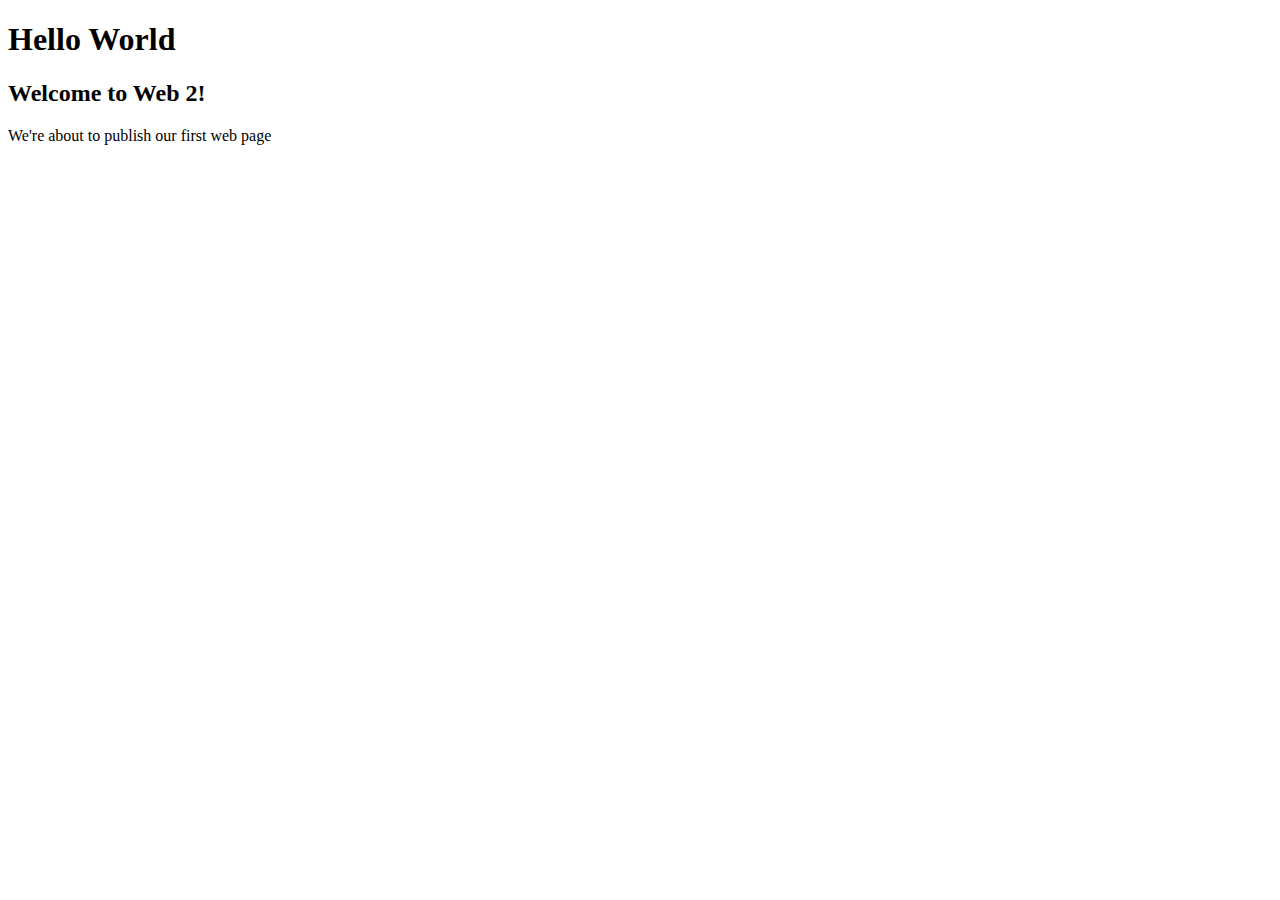
<file: Index.html>
<!DOCTYPE html>
<html>
    <head>
        <title>Hello World.</title>
    </head>    
    <body>
        <h1>Hello World</h1>
        <h2>Welcome to Web 2!</h2>
        <p>We're about to publish our first web page</p>
    </body>
</html>
</file>
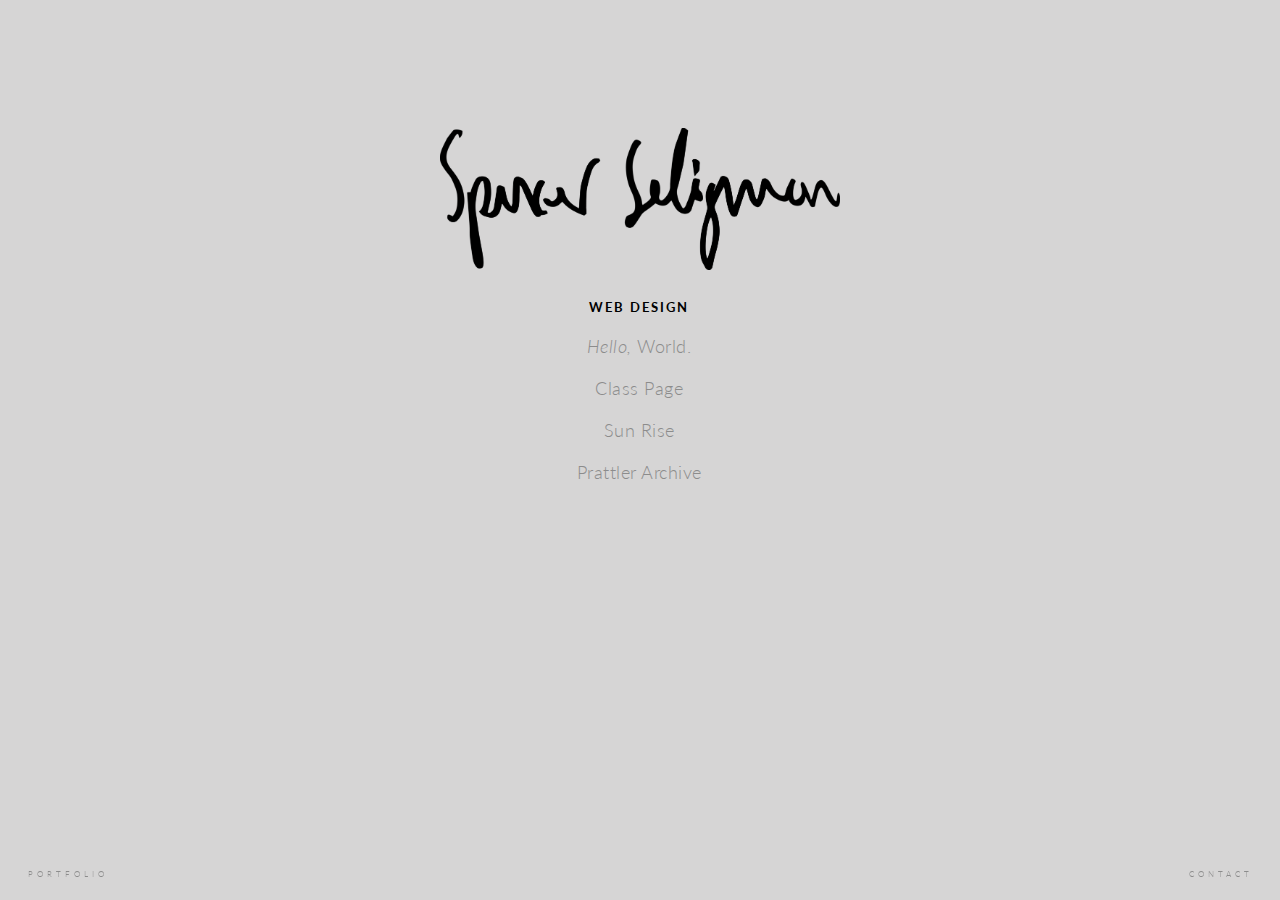
<file: index.html>
<!DOCTYPE html>
<html>
    <hegit ad>
        <title>Spencer Seligman Web Design</title>
        <link rel="stylesheet" href="index_style.css" type="text/css" />
        <link href='https://fonts.googleapis.com/css?family=Lato:700italic,700,400,300' rel='stylesheet' type='text/css'>
    </head>    
    <body>
       <div id='container'>
           <img id='name' src="name.png"> 
           <ul id='navigation' style="list-style: none;" >
               <li id='subtitle'><small>WEB DESIGN</small></li> 
               <li ><a class='nav' href="helloworld/helloworld.html"><em>Hello,</em> World.</a></li>
               <li ><a class='nav' href="classpage/index.html">Class Page</a></li>
               <li ><a class='nav' href="Random/index.html">Sun Rise</a></li>
               <li ><a class='nav' href="Catalogue/index.html">Prattler Archive</a></li>
            </ul>
       </div>
       <div id='footer'>
           <div><a id='portfolio'class='foot' href="http://www.spencerseligman.com" style='text-decoration: none;'><small>PORTFOLIO</small></a></div>
            <div><a id='contact' class='foot' href="mailto:spencer@spencerseligman.com" style='text-decoration: none;'><small>CONTACT</small></a></div>
       </div>
       </div>
    </body>
</html>
</file>
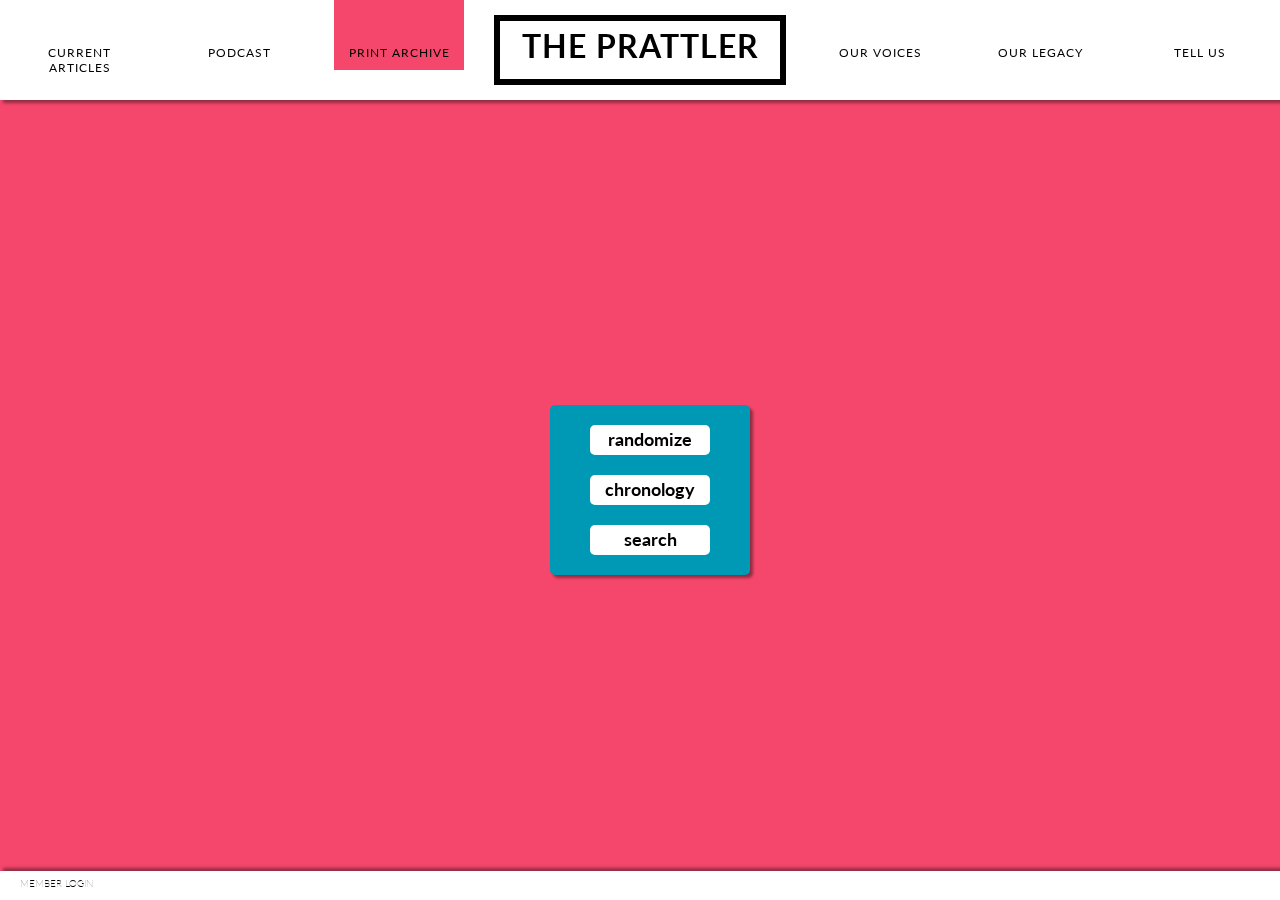
<file: Catalogue/index.html>
<!DOCTYPE html>
<html>
    <head>
        <title>The Prattler: Print Archive</title>
        <link rel="stylesheet" href="style.css" type="text/css" />
        <link href='https://fonts.googleapis.com/css?family=Lato:400,300,100,700' rel='stylesheet' type='text/css'>
    </head>
    <body>
        <div class="header">
            <div class="tab">CURRENT ARTICLES</div>
            <div class="tab">PODCAST</div>
            <div class="tab" id="currentpage"><a href="index.html">PRINT ARCHIVE</a></div>
            <div class="title">THE PRATTLER</div>
            <div class="tab">OUR VOICES</div>
            <div class="tab">  OUR LEGACY  </div>
            <div class="tab">  TELL US  </div>
        </div>
        <div class="reader">
            <div id='exit'>X</div>
            <div class='info'>
                <h4>Fall 2015 Issue 2</h4>
                <p>The second issue of Fall 2015 adresses the themes of Cult and Culture in a double cover back-to-back format. Edited by Lucille Pratt. Art Directed by Spencer Seligman and Ali Lee. Advised by Michael Kelly and Sean Kelly.</p>
            </div>
            <div class='leftpg'><img src='img/cultculture/Culture_0.png' style="width:100%;"></div>
            <div class='rightpg'><img src='img/cultculture/Culture_1.png' style="width:100%;"></div>
            <div class="shadowbox"></div>
        </div>
        <div class="nav">
            <div id="randmbutton" class="button">
                <h2>randomize</h2>
            </div>
            <div id="timebutton" class="button">
                <h2>chronology</h2>
            </div>
            <div id="searchbutton" class="button">
                <h2>search</h2>
            </div>
        </div>
        <div class="stage">
        </div>
        <div class='footer'>
            <a id='login' href='memberlogin.html'>MEMBER LOGIN</a>
        </div>
        <script type="text/javascript" src="../js/jquery.js"></script>
        <script type="text/javascript" src="script.js"></script>
    </body>
</html>
</file>
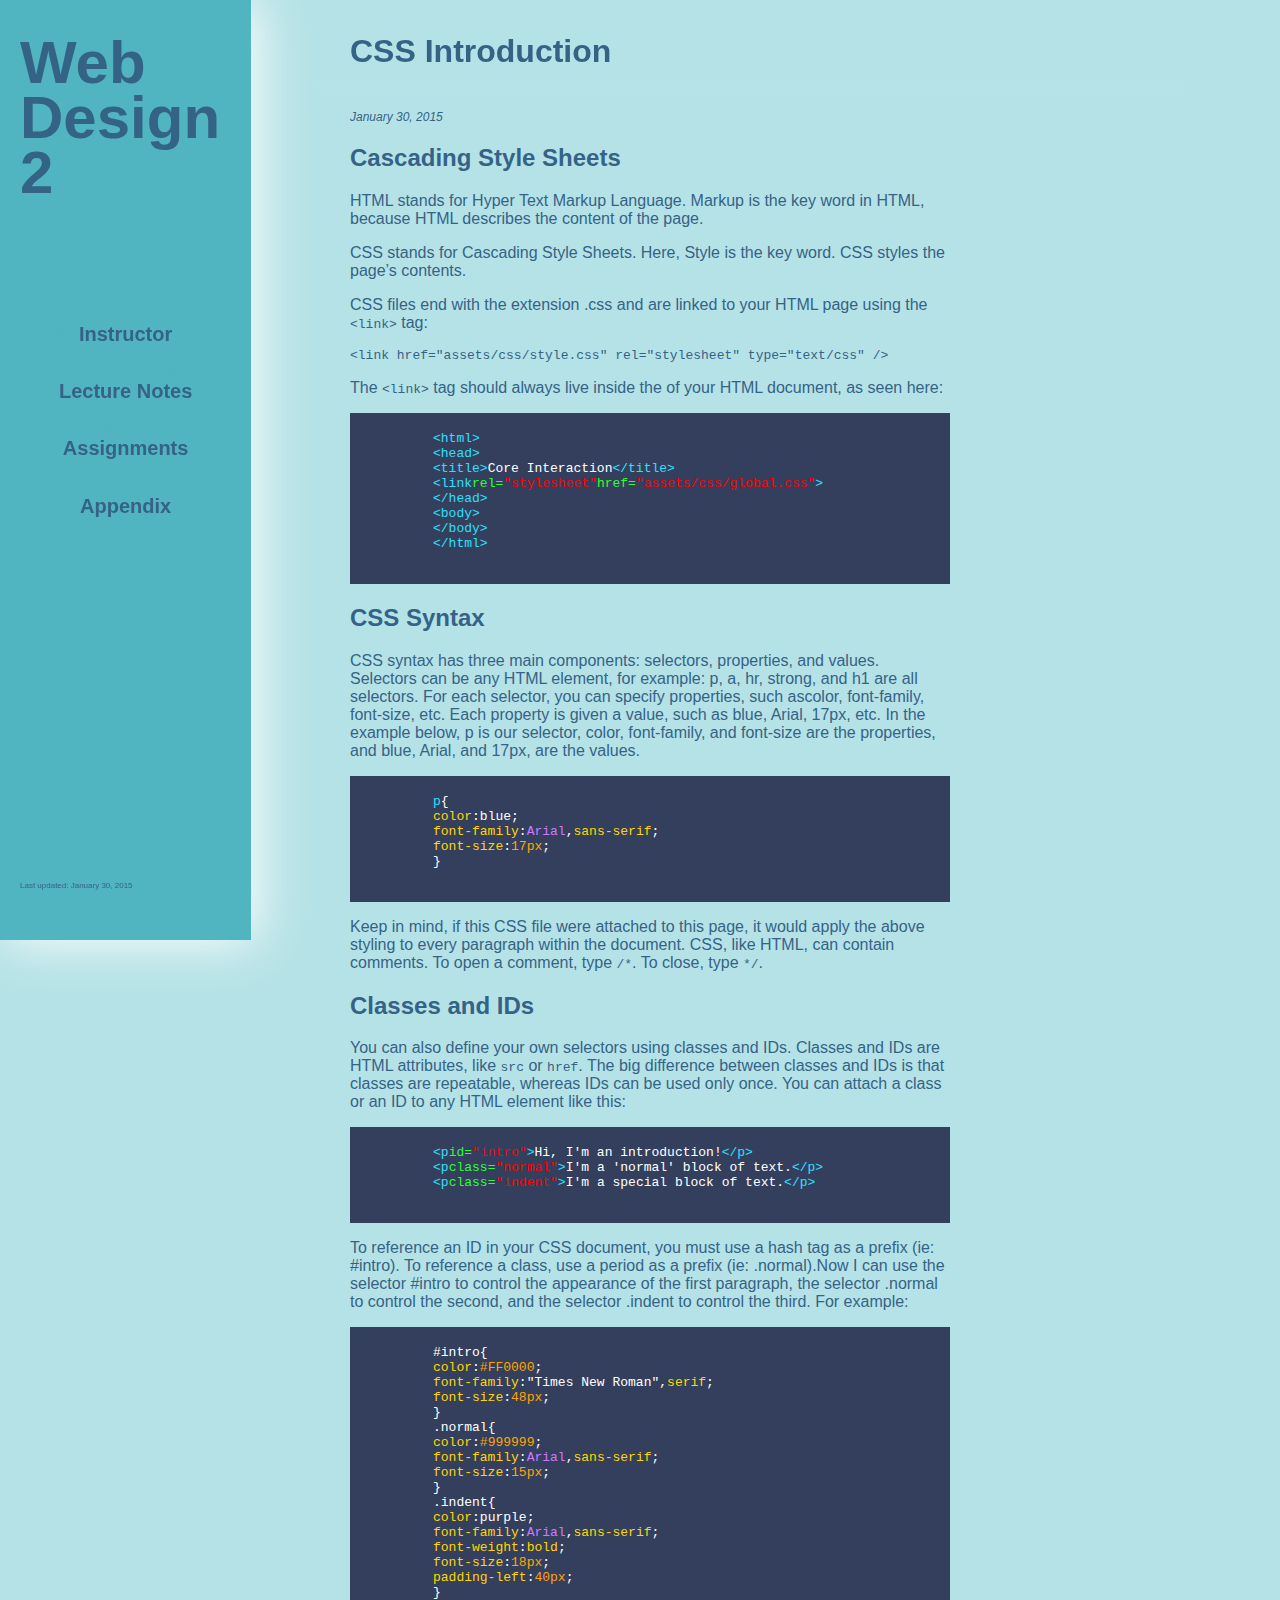
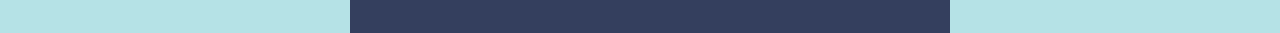
<file: classpage/index.html>
<html>
  <head>
  <title>Web Design 2: Development</title>
  <link rel="stylesheet" href="styles.css">
  </head>
<body>
<div class="sidebar">
  <div class="container sidebar-sticky">
    <h1><a href="/">Web Design 2</a></h1>
    <ul>
      <li>Fridays, 12:30&ndash;3:20 PM</li>
      <li>Engineering Bldg., Rm. 204</li>
      <li><a href="/pdf/web_design_2_spring_2015.pdf" target="_blank">Class Syllabus (PDF)</a></li>
    </ul>
    <h2>Instructor</h2>
    <ul>
      <li>Brendan Griffiths</li>
      <li><a class="email-address" href="mailto:bgriffi3@pratt.edu">bgriffi3@pratt.edu</a></li>
    </ul>
    <h2>Lecture Notes</h2>
    <ul>
      <li><a href="/lecture/css-introduction/">CSS Introduction</a></li>
      <li><a href="/lecture/getting-started/">Getting Started</a></li>
    </ul>
    <h2>Assignments</h2>
    <ul>
      <li><a href="/assignment/class-page/">Class Page</a></li>
      <li><a href="/assignment/hello-world/">Hello World!</a></li>
      <li><a href="/assignment/homepage/">Homepage</a></li>
    </ul>
    <h2>Appendix</h2>
    <ul>
      <li><a href="/readings/">Readings</a></li>
      <li><a href="/resources/">Resources</a></li>
      <li><a href="/students/">Students</a></li>
    </ul>
    <p>
      <small>Last updated: January 30, 2015</small>
    </p>
  </div>
</div>
<div class="content container">
  <div class="posts">
    <div class="post">
      <h1 class="post-title">
      CSS Introduction </h1>
      <span class="post-date">January 30, 2015</span>
      <h2>Cascading Style Sheets</h2>
      <p>
        HTML stands for Hyper Text Markup Language. Markup is the key word in HTML, because HTML describes the content of the page.
      </p>
      <p>
        CSS stands for Cascading Style Sheets. Here, Style is the key word. CSS styles the page’s contents.
      </p>
      <p>
        CSS files end with the extension .css and are linked to your HTML page using the <code>&lt;link&gt;</code> tag:
      </p>
      <p>
        <code>&lt;link href=&quot;assets/css/style.css&quot; rel=&quot;stylesheet&quot; type=&quot;text/css&quot; /&gt;</code>
      </p>
      <p>
        The <code>&lt;link&gt;</code> tag should always live inside the of your HTML document, as seen here:
      </p>
      <div class="highlight">
        <pre>
          <code class="language-html" data-lang="html"><span class="nt">&lt;html&gt;</span>
          <span class="nt">&lt;head&gt;</span>
          <span class="nt">&lt;title&gt;</span>Core Interaction<span class="nt">&lt;/title&gt;</span>
          <span class="nt">&lt;link</span><span class="na">rel=</span><span class="s">&quot;stylesheet&quot;</span><span class="na">href=</span><span class="s">&quot;assets/css/global.css&quot;</span><span class="nt">&gt;</span>
          <span class="nt">&lt;/head&gt;</span>
          <span class="nt">&lt;body&gt;</span>
          <span class="nt">&lt;/body&gt;</span>
          <span class="nt">&lt;/html&gt;</span></code>
        </pre>
      </div>
      <h2>CSS Syntax</h2>
      <p>
        CSS syntax has three main components: selectors, properties, and values. Selectors can be any HTML element, for example: p, a, hr, strong, and h1 are all selectors. For each selector, you can specify properties, such ascolor, font-family, font-size, etc. Each property is given a value, such as blue, Arial, 17px, etc. In the example below, p is our selector, color, font-family, and font-size are the properties, and blue, Arial, and 17px, are the values.
      </p>
      <div class="highlight">
        <pre>
          <code class="language-css" data-lang="css"><span class="nt">p</span><span class="p">{</span>
          <span class="k">color</span><span class="o">:</span><span class="nb">blue</span><span class="p">;</span>
          <span class="k">font-family</span><span class="o">:</span><span class="n">Arial</span><span class="o">,</span><span class="k">sans-serif</span><span class="p">;</span>
          <span class="k">font-size</span><span class="o">:</span><span class="m">17px</span><span class="p">;</span>
          <span class="p">}</span></code>
        </pre>
      </div>
      <p>
        Keep in mind, if this CSS file were attached to this page, it would apply the above styling to every paragraph within the document. CSS, like HTML, can contain comments. To open a comment, type <code>/*</code>. To close, type <code>*/</code>.
      </p>
      <h2>Classes and IDs</h2>
      <p>
        You can also define your own selectors using classes and IDs. Classes and IDs are HTML attributes, like <code>src</code> or <code>href</code>. The big difference between classes and IDs is that classes are repeatable, whereas IDs can be used only once. You can attach a class or an ID to any HTML element like this:
      </p>
      <div class="highlight">
        <pre>
          <code class="language-html" data-lang="html"><span class="nt">&lt;p</span><span class="na">id=</span><span class="s">&quot;intro&quot;</span><span class="nt">&gt;</span>Hi, I&#39;m an introduction!<span class="nt">&lt;/p&gt;</span>
          <span class="nt">&lt;p</span><span class="na">class=</span><span class="s">&quot;normal&quot;</span><span class="nt">&gt;</span>I&#39;m a &#39;normal&#39; block of text.<span class="nt">&lt;/p&gt;</span>
          <span class="nt">&lt;p</span><span class="na">class=</span><span class="s">&quot;indent&quot;</span><span class="nt">&gt;</span>I&#39;m a special block of text.<span class="nt">&lt;/p&gt;</span></code>
        </pre>
      </div>
      <p>
        To reference an ID in your CSS document, you must use a hash tag as a prefix (ie: #intro). To reference a class, use a period as a prefix (ie: .normal).Now I can use the selector #intro to control the appearance of the first paragraph, the selector .normal to control the second, and the selector .indent to control the third. For example:
      </p>
      <div class="highlight">
        <pre>
          <code class="language-css" data-lang="css"><span class="nf">#intro</span><span class="p">{</span>
          <span class="k">color</span><span class="o">:</span><span class="m">#FF0000</span><span class="p">;</span>
          <span class="k">font-family</span><span class="o">:</span><span class="s2">&quot;Times New Roman&quot;</span><span class="o">,</span><span class="k">serif</span><span class="p">;</span>
          <span class="k">font-size</span><span class="o">:</span><span class="m">48px</span><span class="p">;</span>
          <span class="p">}</span>
          <span class="nc">.normal</span><span class="p">{</span>
          <span class="k">color</span><span class="o">:</span><span class="m">#999999</span><span class="p">;</span>
          <span class="k">font-family</span><span class="o">:</span><span class="n">Arial</span><span class="o">,</span><span class="k">sans-serif</span><span class="p">;</span>
          <span class="k">font-size</span><span class="o">:</span><span class="m">15px</span><span class="p">;</span>
          <span class="p">}</span>
          <span class="nc">.indent</span><span class="p">{</span>
          <span class="k">color</span><span class="o">:</span><span class="nb">purple</span><span class="p">;</span>
          <span class="k">font-family</span><span class="o">:</span><span class="n">Arial</span><span class="o">,</span><span class="k">sans-serif</span><span class="p">;</span>
          <span class="k">font-weight</span><span class="o">:</span><span class="k">bold</span><span class="p">;</span>
          <span class="k">font-size</span><span class="o">:</span><span class="m">18px</span><span class="p">;</span>
          <span class="k">padding-left</span><span class="o">:</span><span class="m">40px</span><span class="p">;</span>
          <span class="p">}</span></code>
        </pre>
      </div>
    </div>
  </div>
</div>
</body>
</html>
</file>
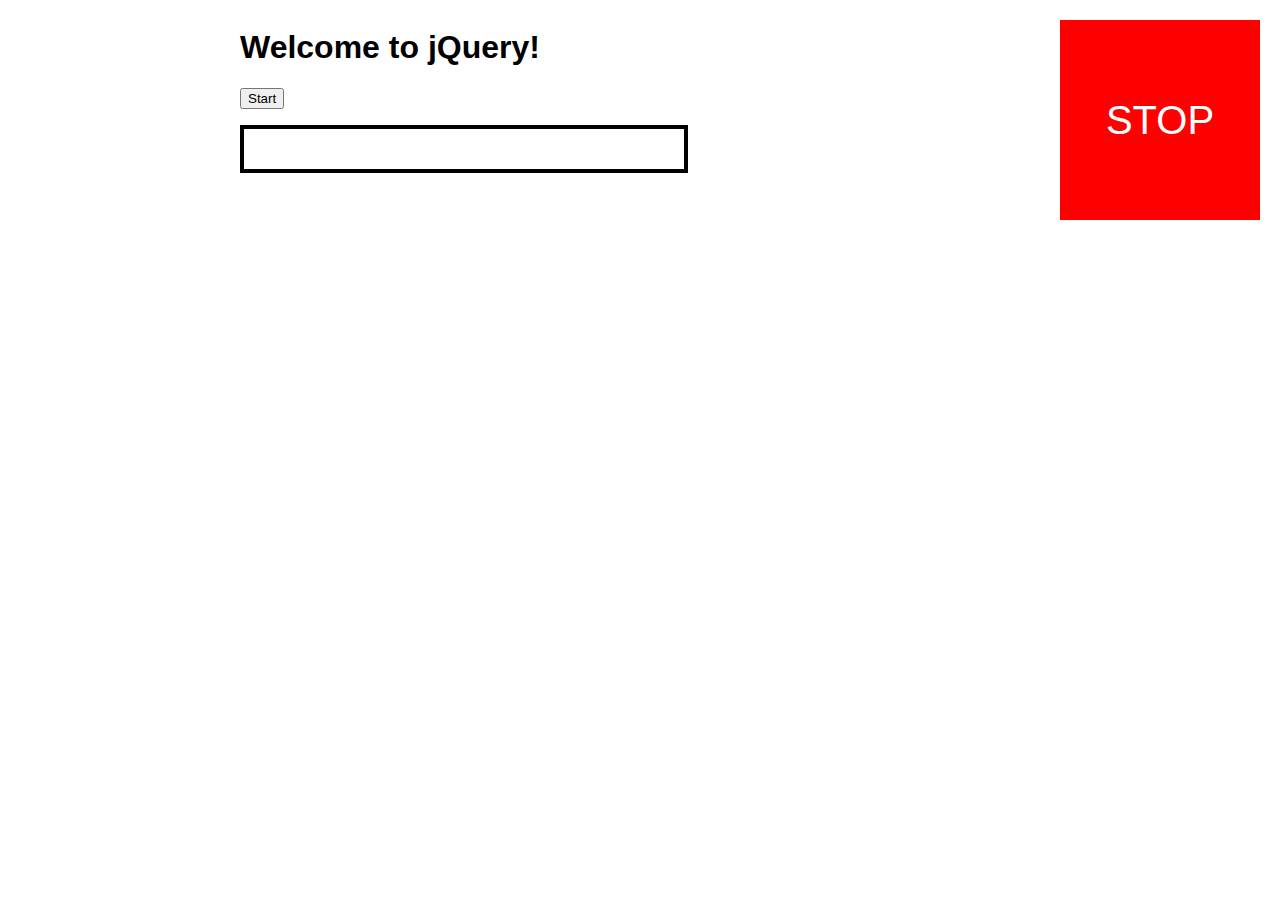
<file: jquery_exercise/index.html>
<!doctype html>

<html>
  <head>
    <title>jQuery Homework</title>
    <link rel="stylesheet" href="css/style.css" />
  </head>
  
  <body>
    
    <div class="wrapper">
    
    <header role="banner">
      <h1>Welcome to jQuery!</h1>
	</header>
	
	<div id="status">
        STOP
	</div>
	
	<img src="img/cat.gif" id="cat">
    
    <img src="img/pirate.gif" id="pirate">
    
    <div id="main" role="content">
		<button id="toggle">Start</button>
		
		<p id="keys">
		
		</p>
    </div>
    
    </div>
    
    <script src="js/jquery.js"></script>
    <script src="js/script.js"></script>
  </body>
</html>
</file>
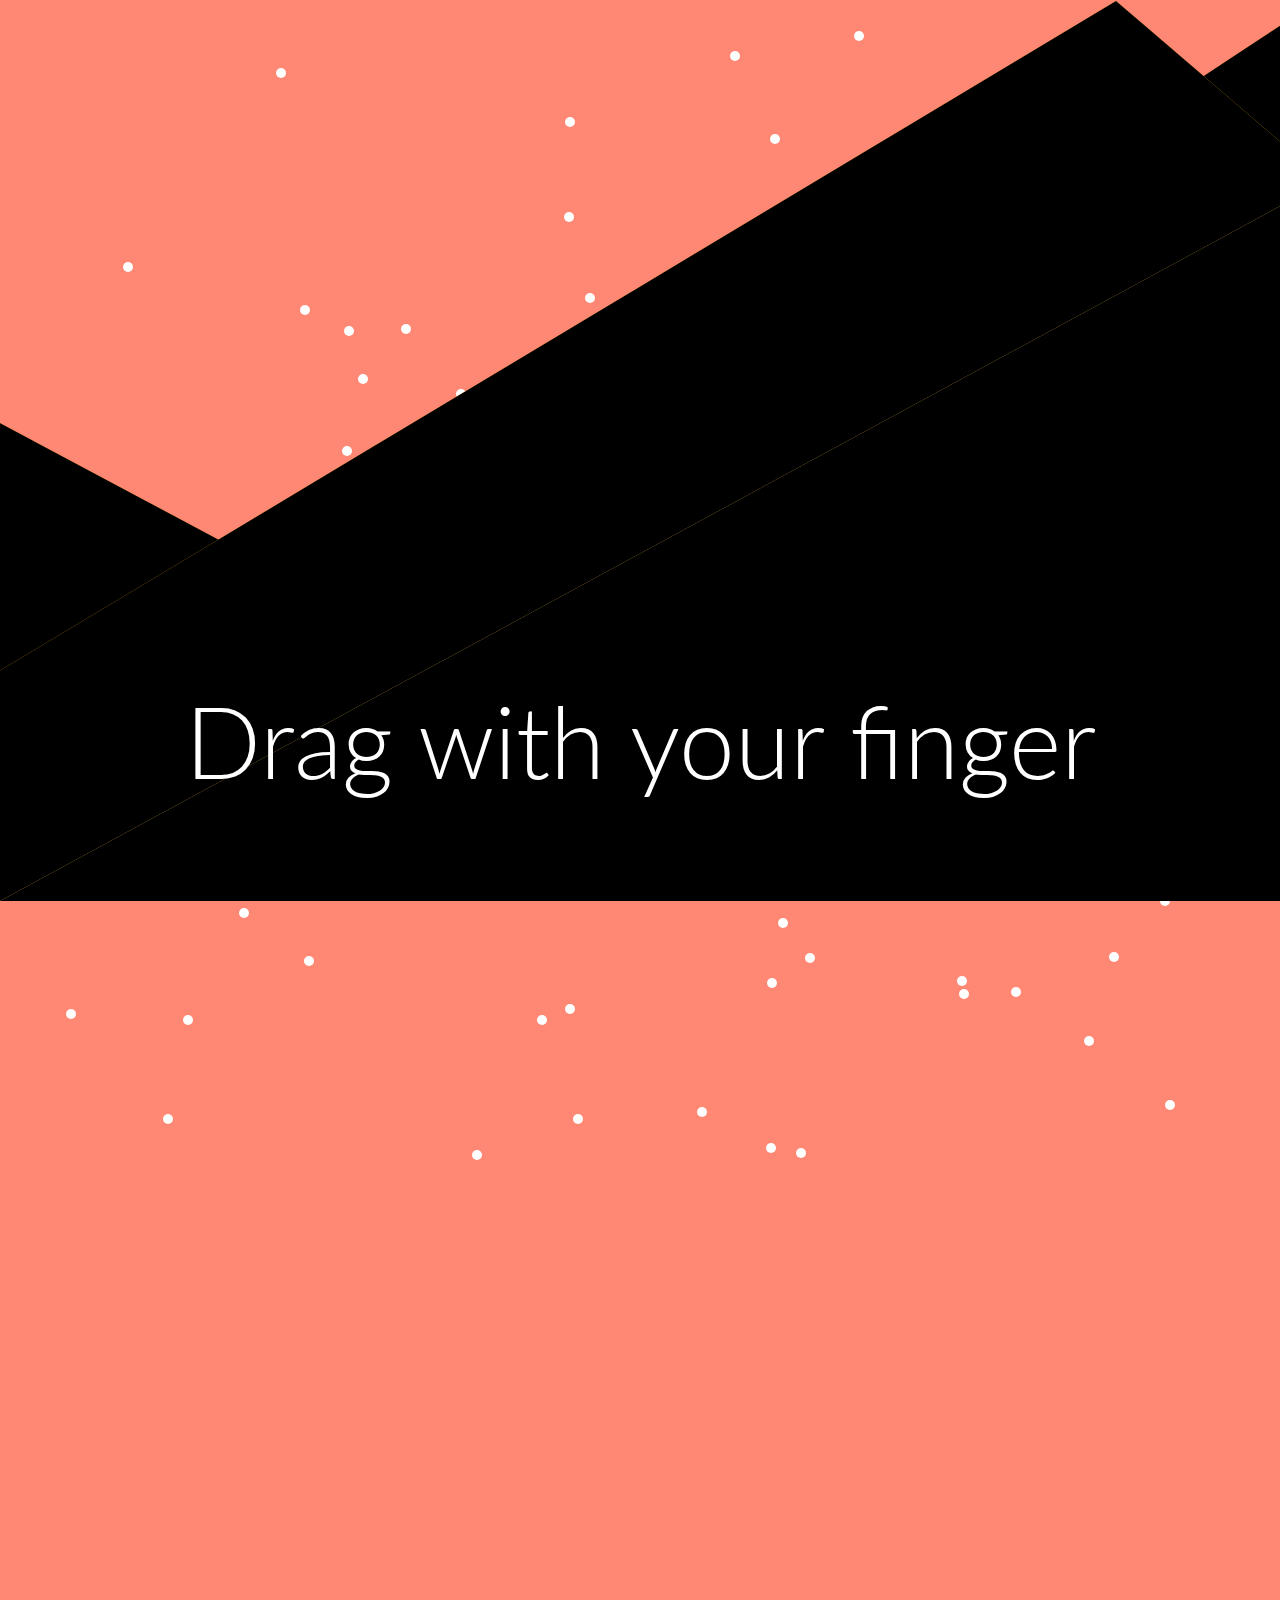
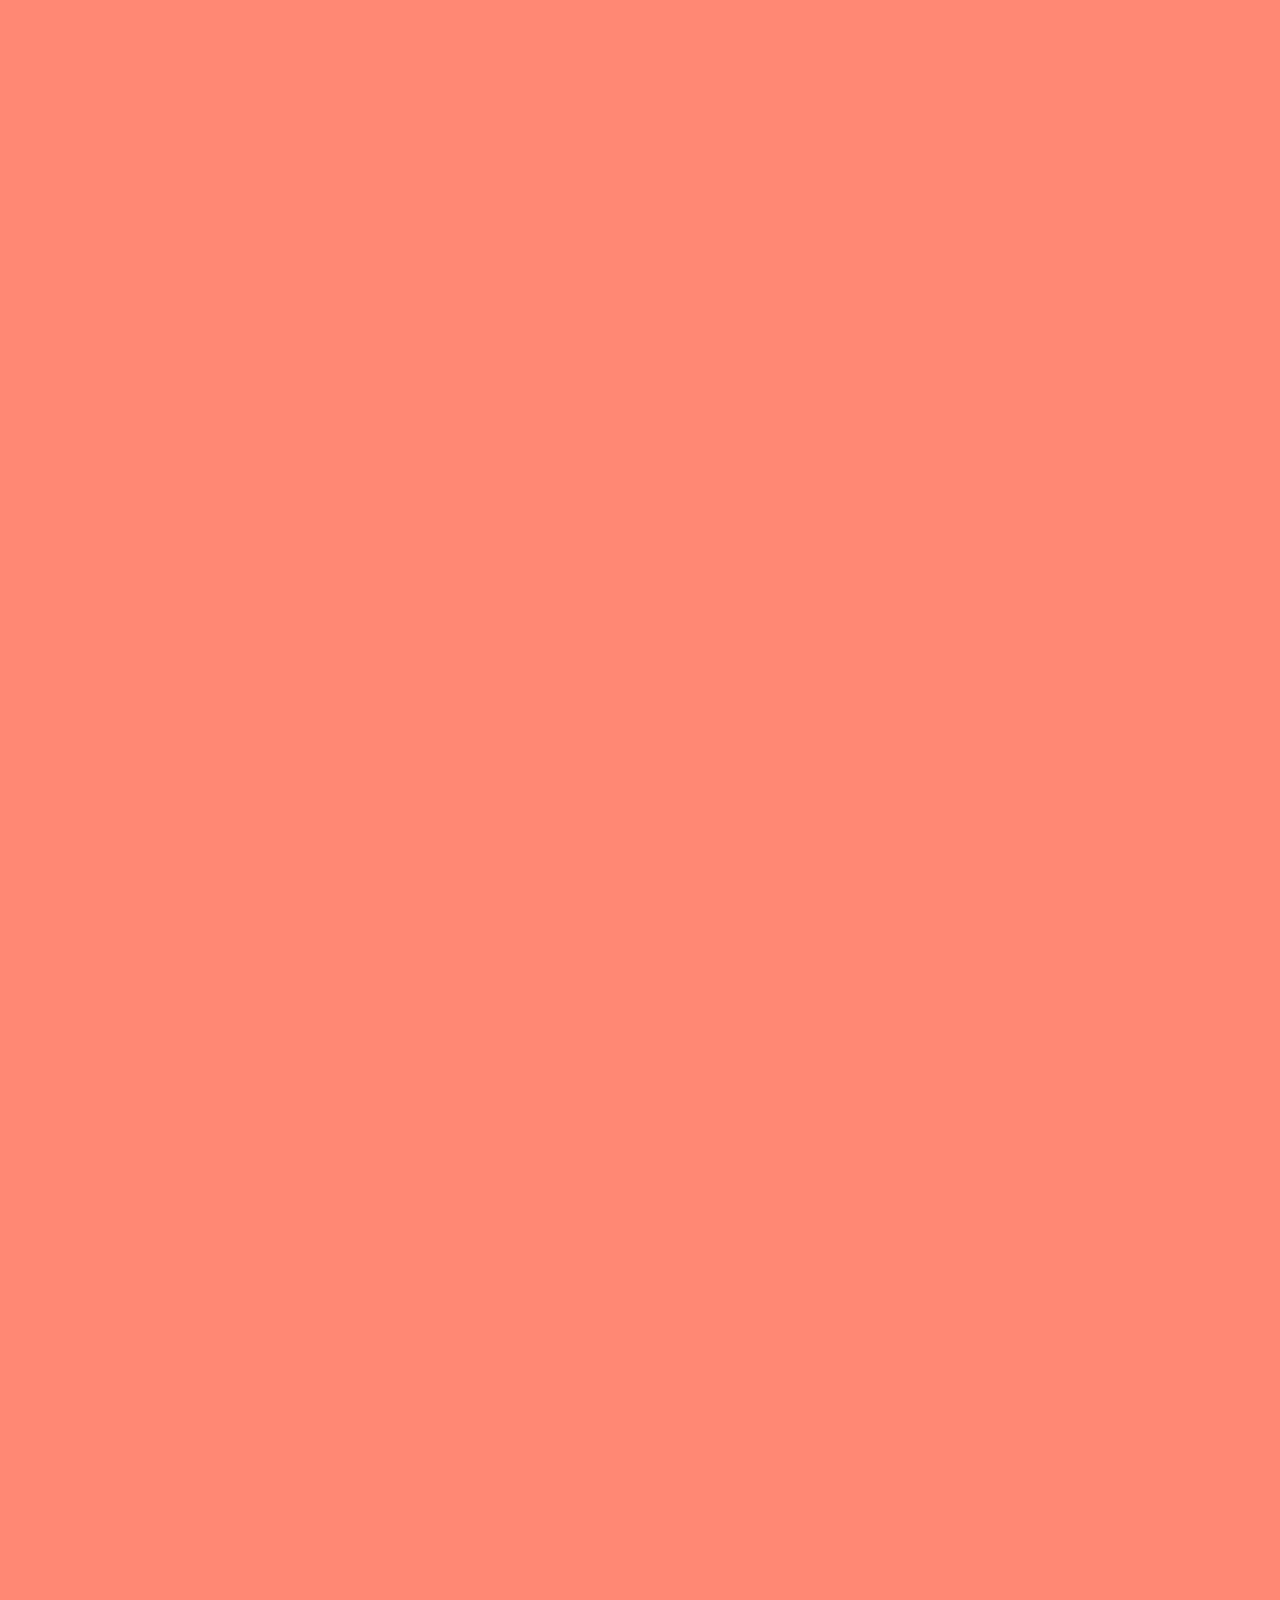
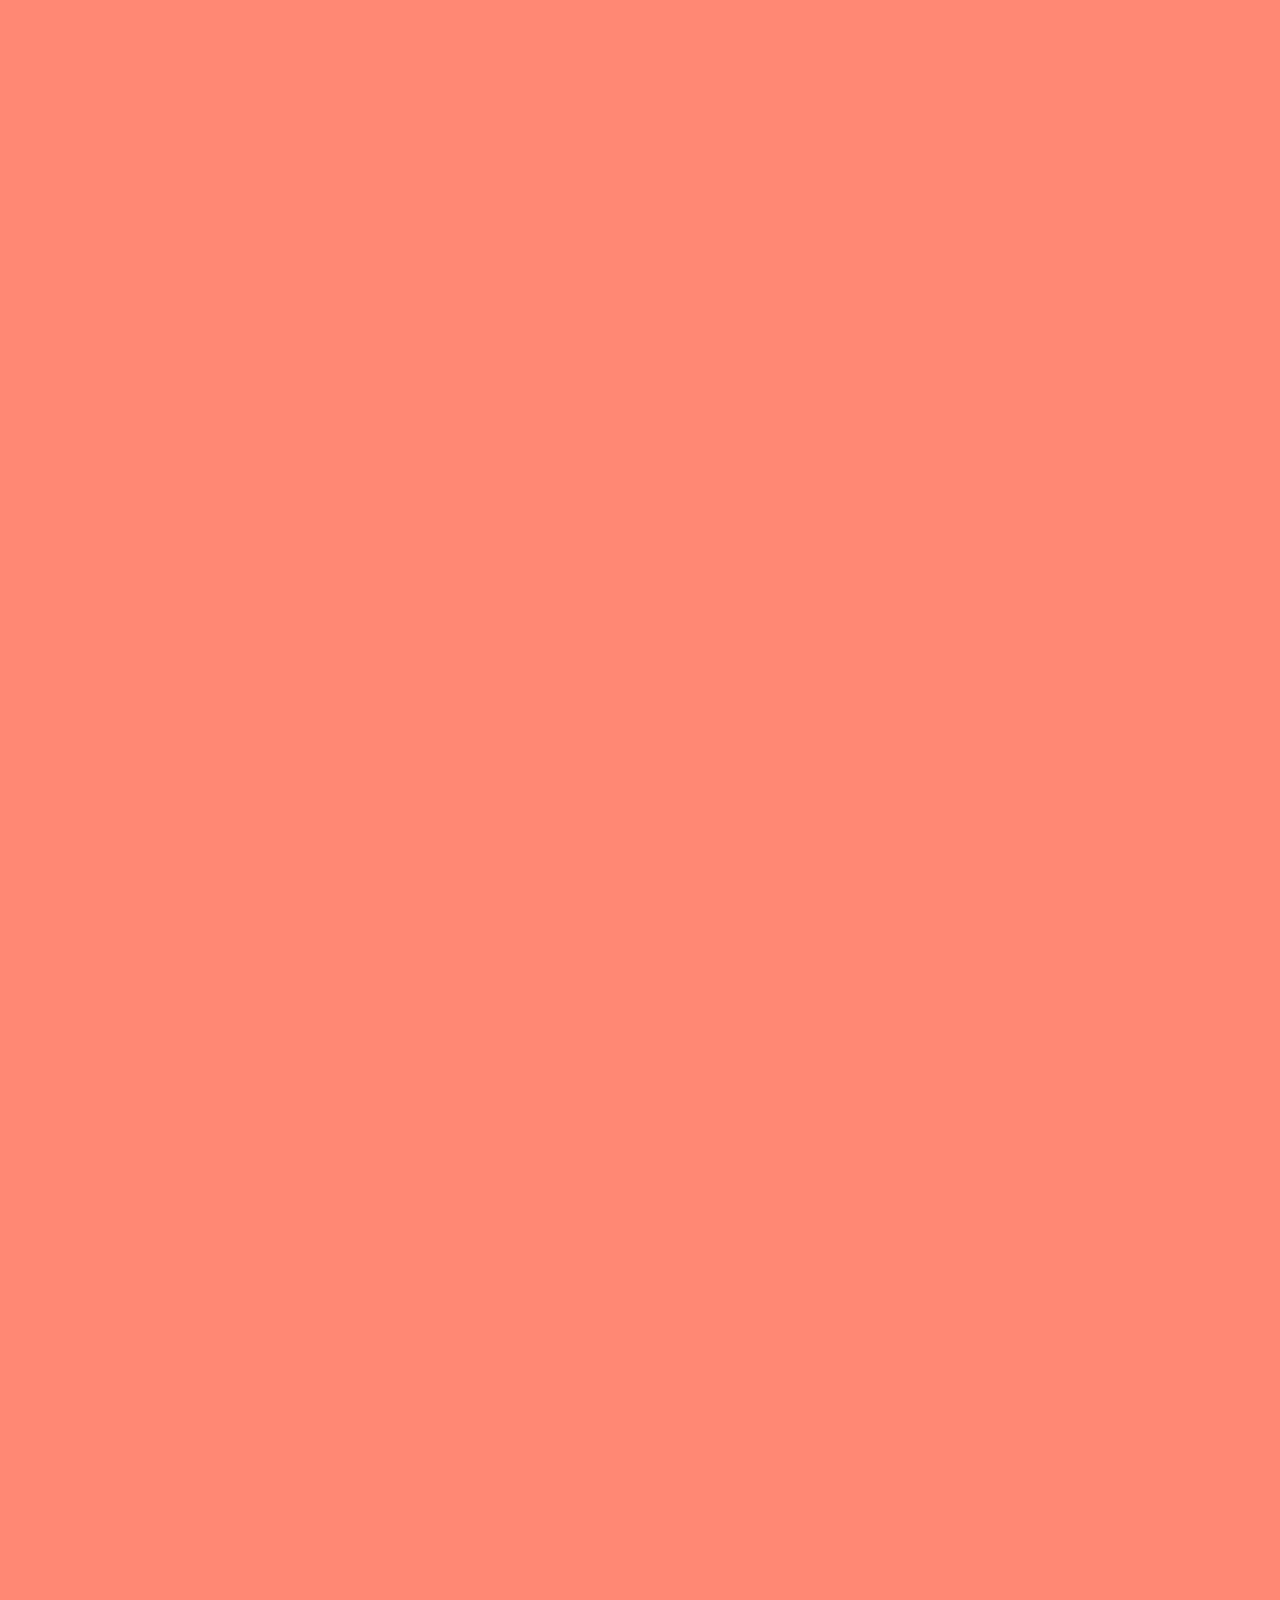
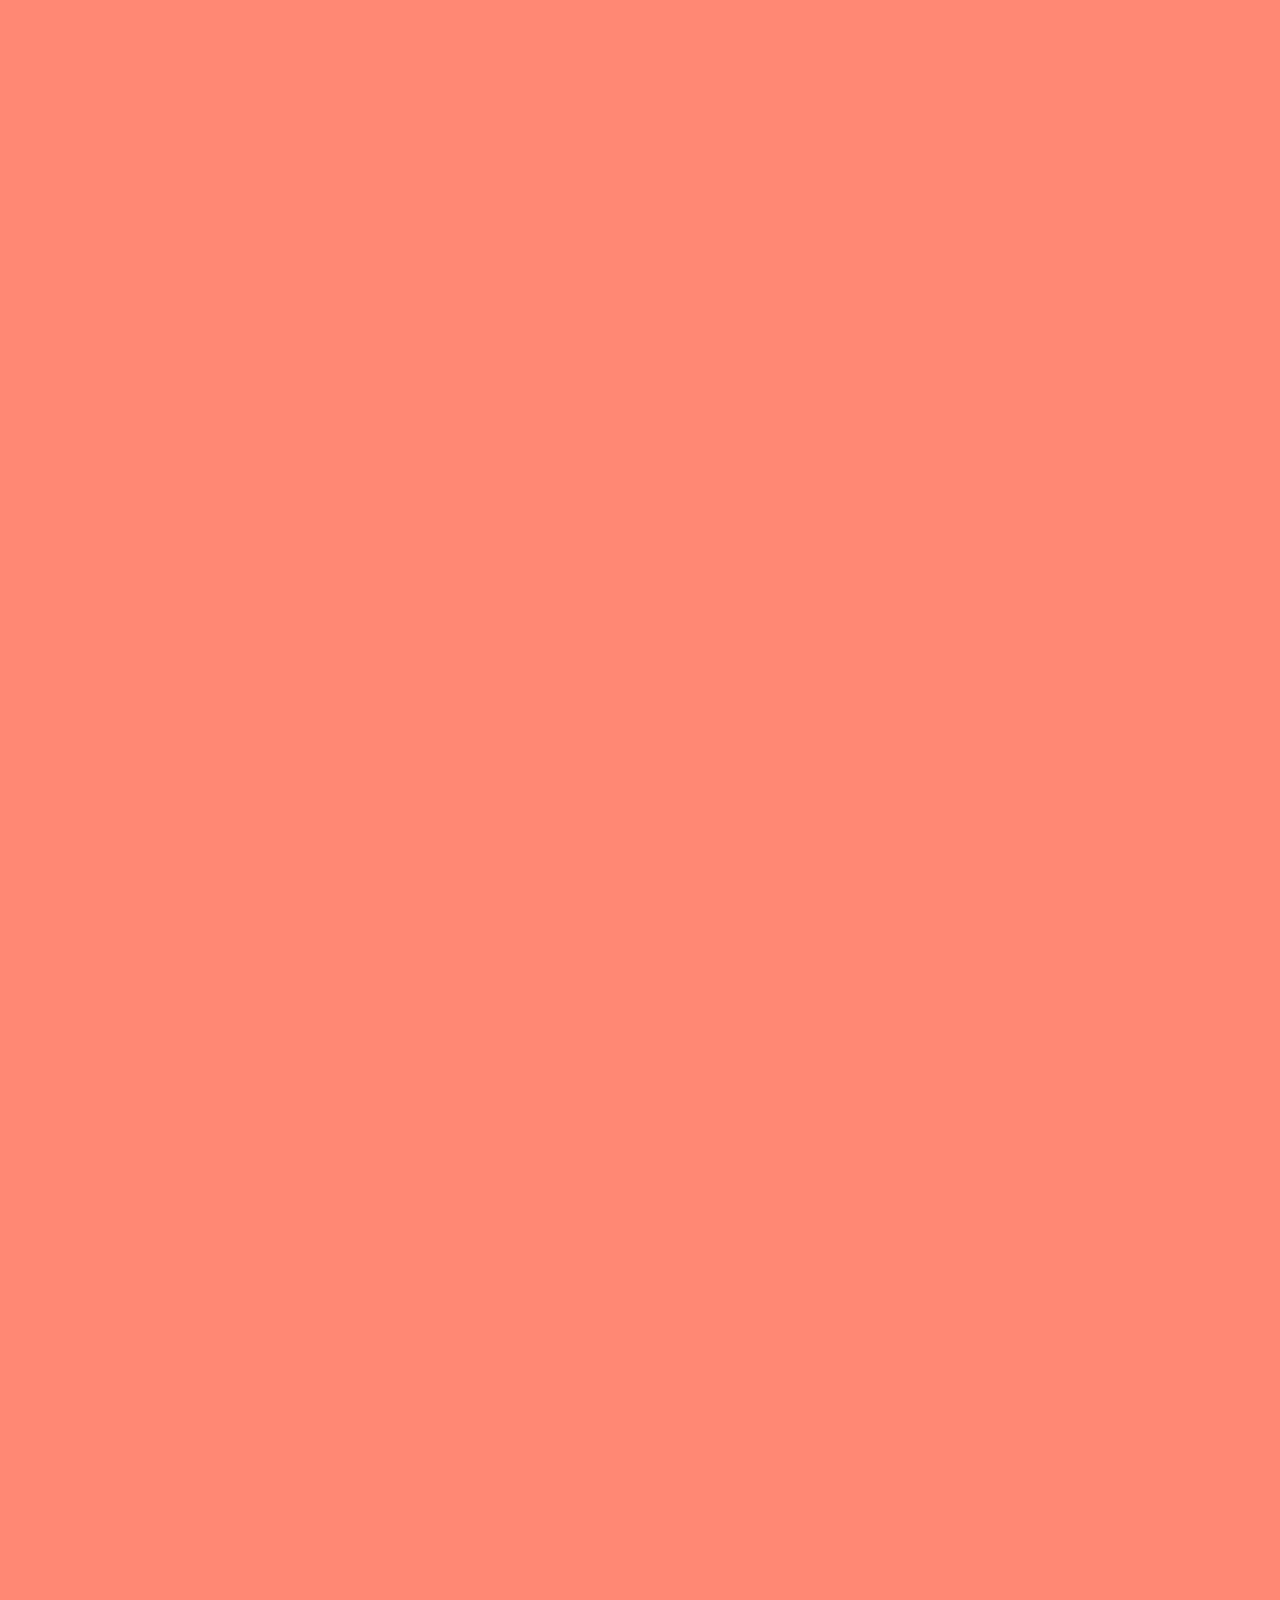
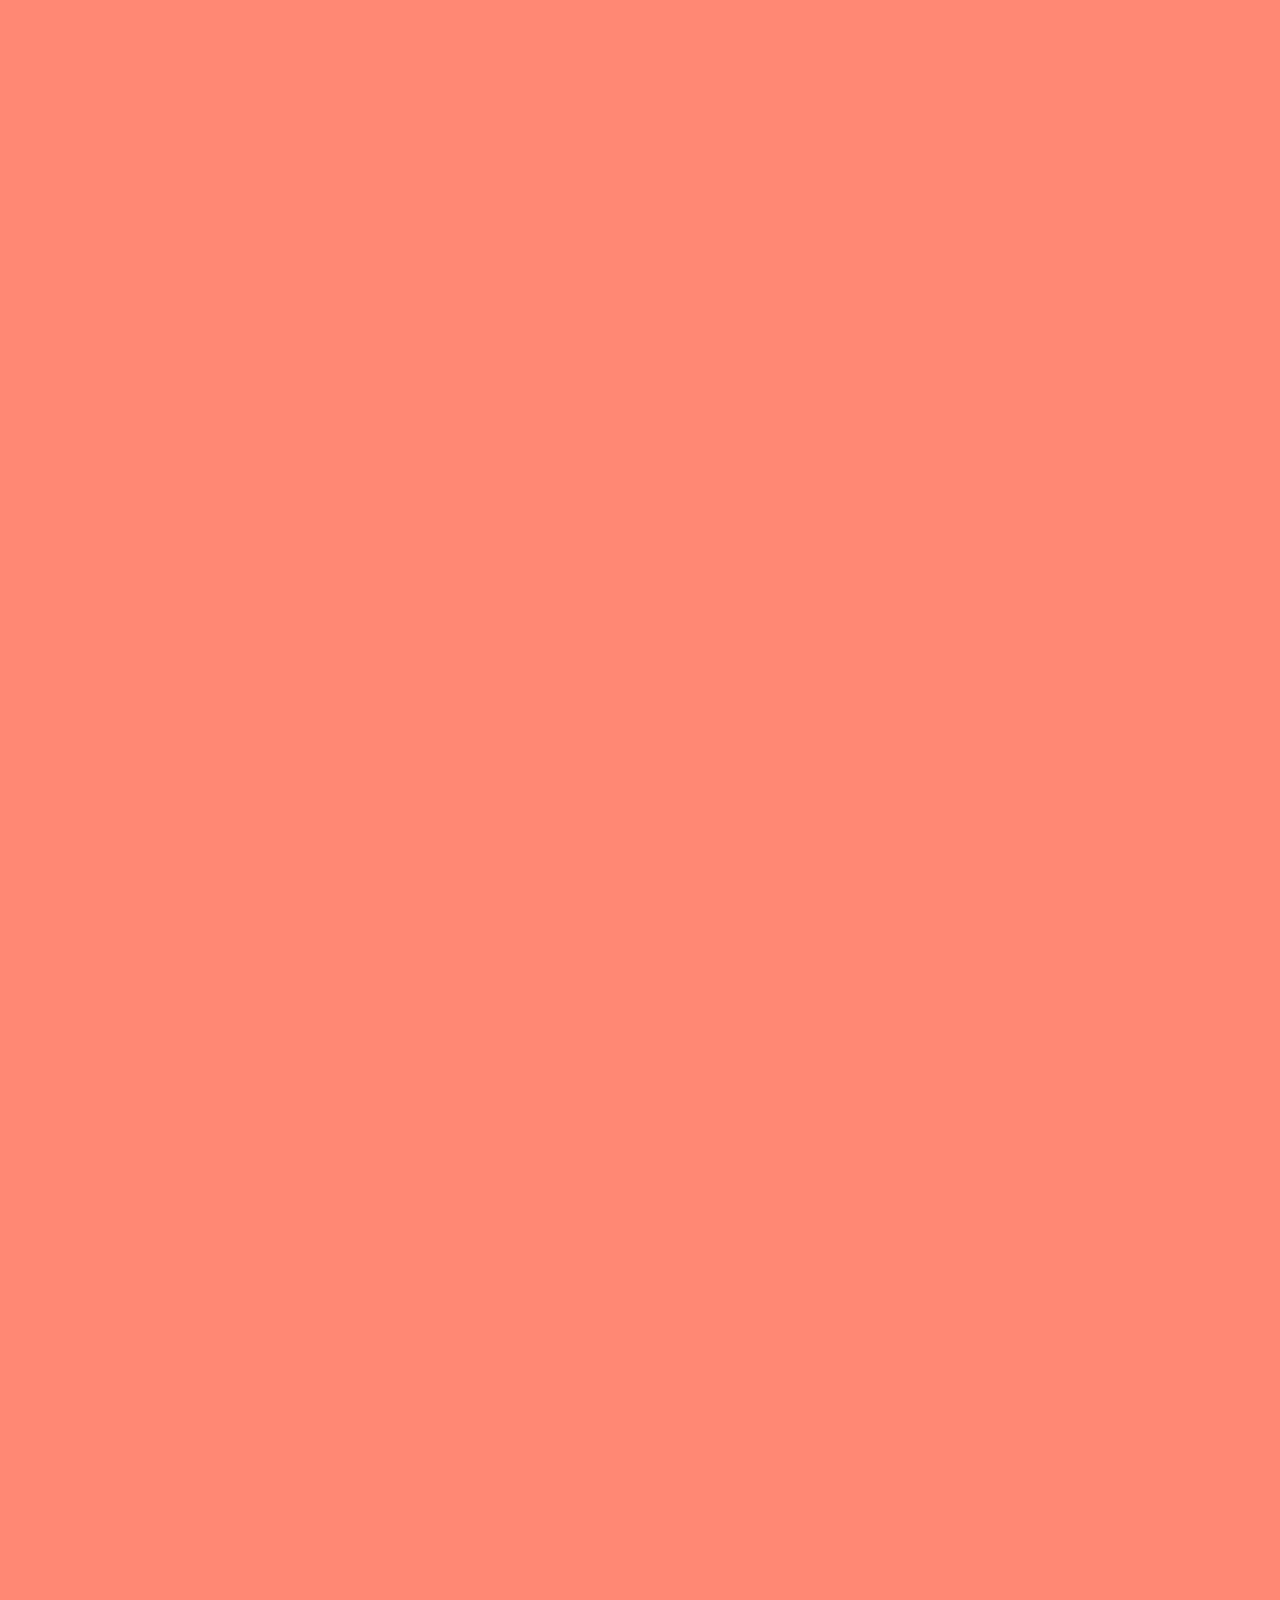
<file: Random/index.html>
<!DOCTYPE html>
<html>
    <head>
        <title>Sunrise</title>
        <link rel="stylesheet" href="style.css" type="text/css" />
        <link href='https://fonts.googleapis.com/css?family=Lato:400,300,100,700' rel='stylesheet' type='text/css'>
    </head>
    <body>
        <div class='container'><div class='directions'>Drag with your finger</div></div>
        <div class='sky'></div>
        <div class='mountains'>
            <div id='mount1'></div><div id='mount1b'></div>
            <div id='mount2'></div><div id='mount2b'></div>
            <div id='mount3'></div><div id='mount3b'></div>
            <div id='mount4'></div><div id='mount4b'></div>
        </div>
        <div class='sun'></div><div class='sunb'></div>
        <div class='moon'></div>
        <div class="starsky"></div>

        <script type="text/javascript" src="../js/jquery.js"></script>
        <script type="text/javascript" src="../js/hammer.min.js"></script>
        <script type="text/javascript" src="script.js"></script>
    </body>
</html>
</file>
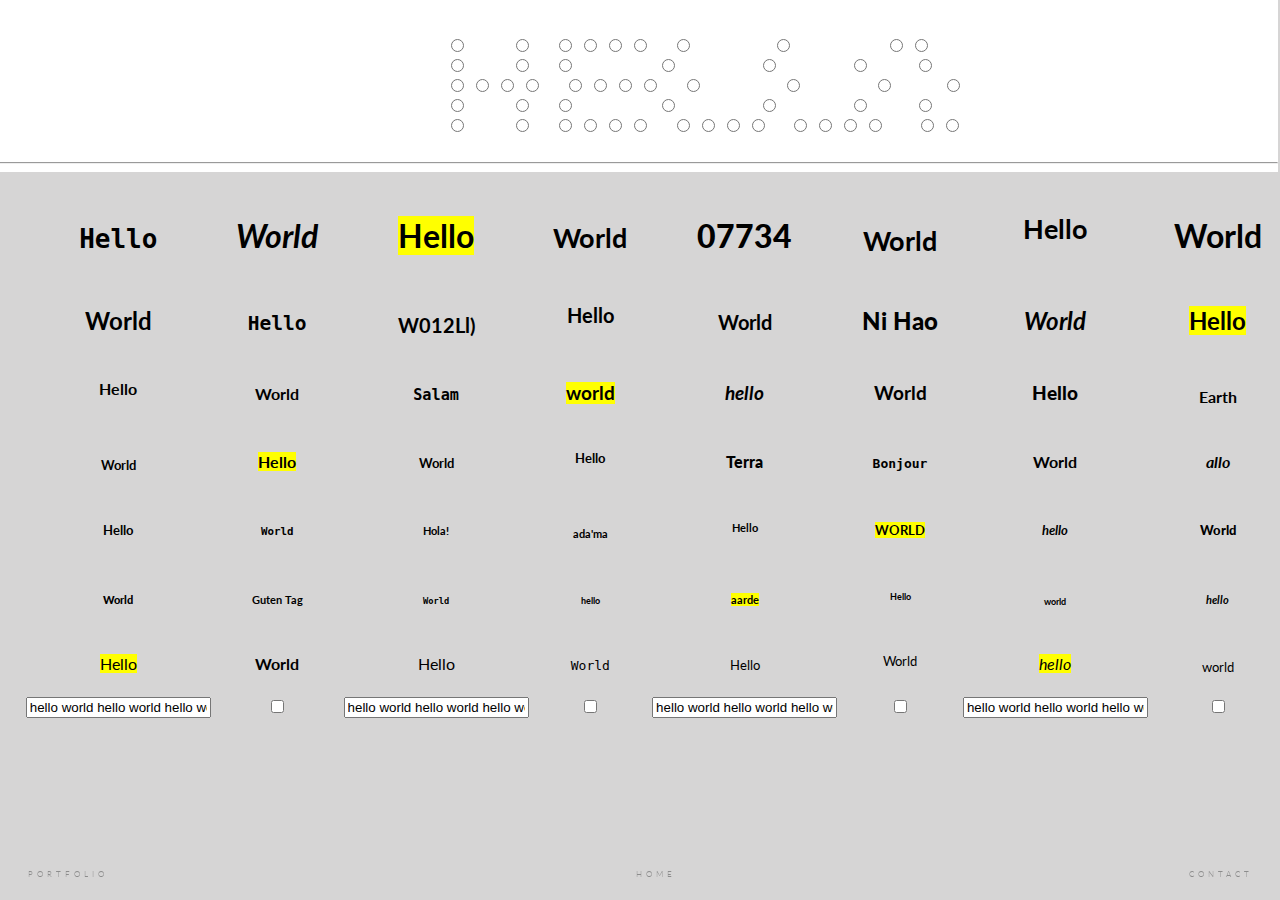
<file: helloworld/helloworld.html>
<!DOCTYPE html>
<html>
    <head>
        <title>Hello World</title>
        <link rel="stylesheet" href="hello_style.css" type="text/css" />
         <link href='https://fonts.googleapis.com/css?family=Lato:700italic,700,400,300' rel='stylesheet' type='text/css'>
    </head>
    <body>
        <div id='header' style="color:white">
            <br>
            <br>
            <div id="helloradio">
                <input type="radio">/////.////<input type="radio">.////<input type="radio" name="rad"> <input type="radio"> <input type="radio"> <input type="radio">.////<input type="radio">/////./////////.//<input type='radio'>/////.///////////.///<input type='radio'> <input type='radio'><br>
                <input type="radio">/////.////<input type="radio">.////<input type="radio" name="rad"> /////.////////..//<input type="radio">/////./////////.//<input type='radio'>/////.//////////<input type='radio'>/////.////<input type='radio'>
                <br>
                <input type="radio" name="rad"> <input type="radio" name="rad"> <input type="radio" name="rad"> <input type="radio" name="rad">.////<input type="radio" name="rad"> <input type="radio"> <input type="radio"> <input type="radio">.////<input type="radio">/////./////////.//<input type='radio'>/////.//////////<input type='radio'>/////./.../<input type='radio'>
                <br>
                <input type="radio">/////.////<input type="radio">.////<input type="radio" name="rad"> /////.////////..//<input type="radio">/////./////////.//<input type='radio'>/////.//////////<input type='radio'>/////.////<input type='radio'>
                <br>
                <input type="radio">/////.////<input type="radio">.////<input type="radio" name="rad"> <input type="radio"> <input type="radio"> <input type="radio">.////<input type="radio"> <input type="radio"> <input type="radio"> <input type="radio">.////<input type="radio"> <input type="radio"> <input type="radio"> <input type="radio">//.////<input type='radio'> <input type='radio'><br>
            </div>
             <br>
             <hr>
        </div>
        <br><br><br><br><br><br><br><br><br><br>
        <table style="width 100%">
            <tbody>
                <tr>
                    <td><h1><code>Hello</code></h1></td>
                    <td><h1><em>World</em></h1></td>
                    <td><h1><mark>Hello</mark></h1></td>
                    <td><h1><small>World</small></h1></td>
                    <td><h1><strong>07734</strong></h1></td>
                    <td><h1><sub>World</sub></h1></td>
                    <td><h1><sup>Hello</sup></h1></td>
                    <td><h1>World</li></h1></td>
                </tr>
                <tr>
                    <td><h2>World</h2></h2></td>
                    <td><h2><code>Hello</code></h2></td>
                    <td><h2><sub>W012Ll)</sub></h2></td>
                    <td><h2><sup>Hello</sup></h2></td>
                    <td><h2><small>World</small></h2></td>
                    <td><h2><strong>Ni Hao</strong></h2></td>
                    <td><h2><em>World</em></h2></td>
                    <td><h2><mark>Hello</mark></h2></td>
                </tr>
                <tr>
                    <td><h3><sup>Hello</sup></h3></td>
                    <td><h3><small>World</small></h3></td>
                    <td><h3><code>Salam</code></h3></td>
                    <td><h3><mark>world</mark></h3></td>
                    <td><h3><em>hello</em></h3></td>
                    <td><h3>World</h2></h3></td>
                    <td><h3><strong>Hello</strong></h3></td>
                    <td><h3><sub>Earth</sub></h3></td>
                </tr>
                <tr>
                    <td><h4><sub>World</sub></h4></td>
                    <td><h4><mark>Hello</mark></h4></td>
                    <td><h4><small>World</small></h4></td>
                    <td><h4><sup>Hello</sup></h4></td>
                    <td><h4><strong>Terra</strong></h4></td>
                    <td><h4><code>Bonjour</code></h4></td>
                    <td><h4>World</h2></h4></td>
                    <td><h4><em>allo</em></h4></td>
                </tr>
                <tr>
                    <td><h5>Hello</h2></h5></td>
                    <td><h5><code>World</code></h5></td>
                    <td><h5><small>Hola!</small></h5></td>
                    <td><h5><sub>ada'ma</sub></h5></td>
                    <td><h5><sup>Hello</sup></h5></td>
                    <td><h5><mark>WORLD</mark></h5></td>
                    <td><h5><em>hello</em></h5></td>
                    <td><h5><strong>World</strong></h5></td>
                </tr>
                <tr>
                    <td><h6><strong>World</strong></h6></td>
                    <td><h6>Guten Tag</h2></h6></td>
                    <td><h6><code>World</code></h6></td>
                    <td><h6><small>hello</small></h6></td>
                    <td><h6><mark>aarde</mark></h6></td>
                    <td><h6><sup>Hello</sup></h6></td>
                    <td><h6><sub>world</sub></h6></td>
                    <td><h6><em>hello</em></h6></td>
                </tr>
                <tr>
                    <td><p><mark>Hello</mark></p></td>
                    <td><p><strong>World</strong></p></td>
                    <td><p>Hello</h2></p></td>
                    <td><p><code>World</code></p></td>
                    <td><p><small>Hello</small></p></td>
                    <td><p><sup>World</sup></p></td>
                    <td><p><em><mark>hello</mark></em></p></td>
                    <td><p><sub>world</sub></p></td>
                </tr>
                <tr>
                    <td><input type="text" value="hello world hello world hello world hello world hello world hello world "/></td>
                    <td><input type="checkbox"/></td>
                    <td><input type="text" value="hello world hello world hello world hello world hello world hello world "/></td>
                    <td><input type="checkbox"/></td>
                    <td><input type="text" value="hello world hello world hello world hello world hello world hello world "/></td>
                    <td><input type="checkbox"/></td>
                    <td><input type="text" value="hello world hello world hello world hello world hello world hello world "/></td>
                    <td><input type="checkbox"/></td>
                    </tr>
            </tbody>
        </table>
        <div id='footer'>
            <div><a id='portfolio'class='foot' href="http://www.spencerseligman.com" style='text-decoration: none;'><small>PORTFOLIO</small></a></div>
            <div><a id='home'class='foot' href="../index.html" style='text-decoration: none;'><small>HOME</small></a></div>
            <div><a id='contact' class='foot' href="mailto:spencer@spencerseligman.com" style='text-decoration: none;'><small>CONTACT</small></a></div>
        </div>
    </body>
</html>
</file>
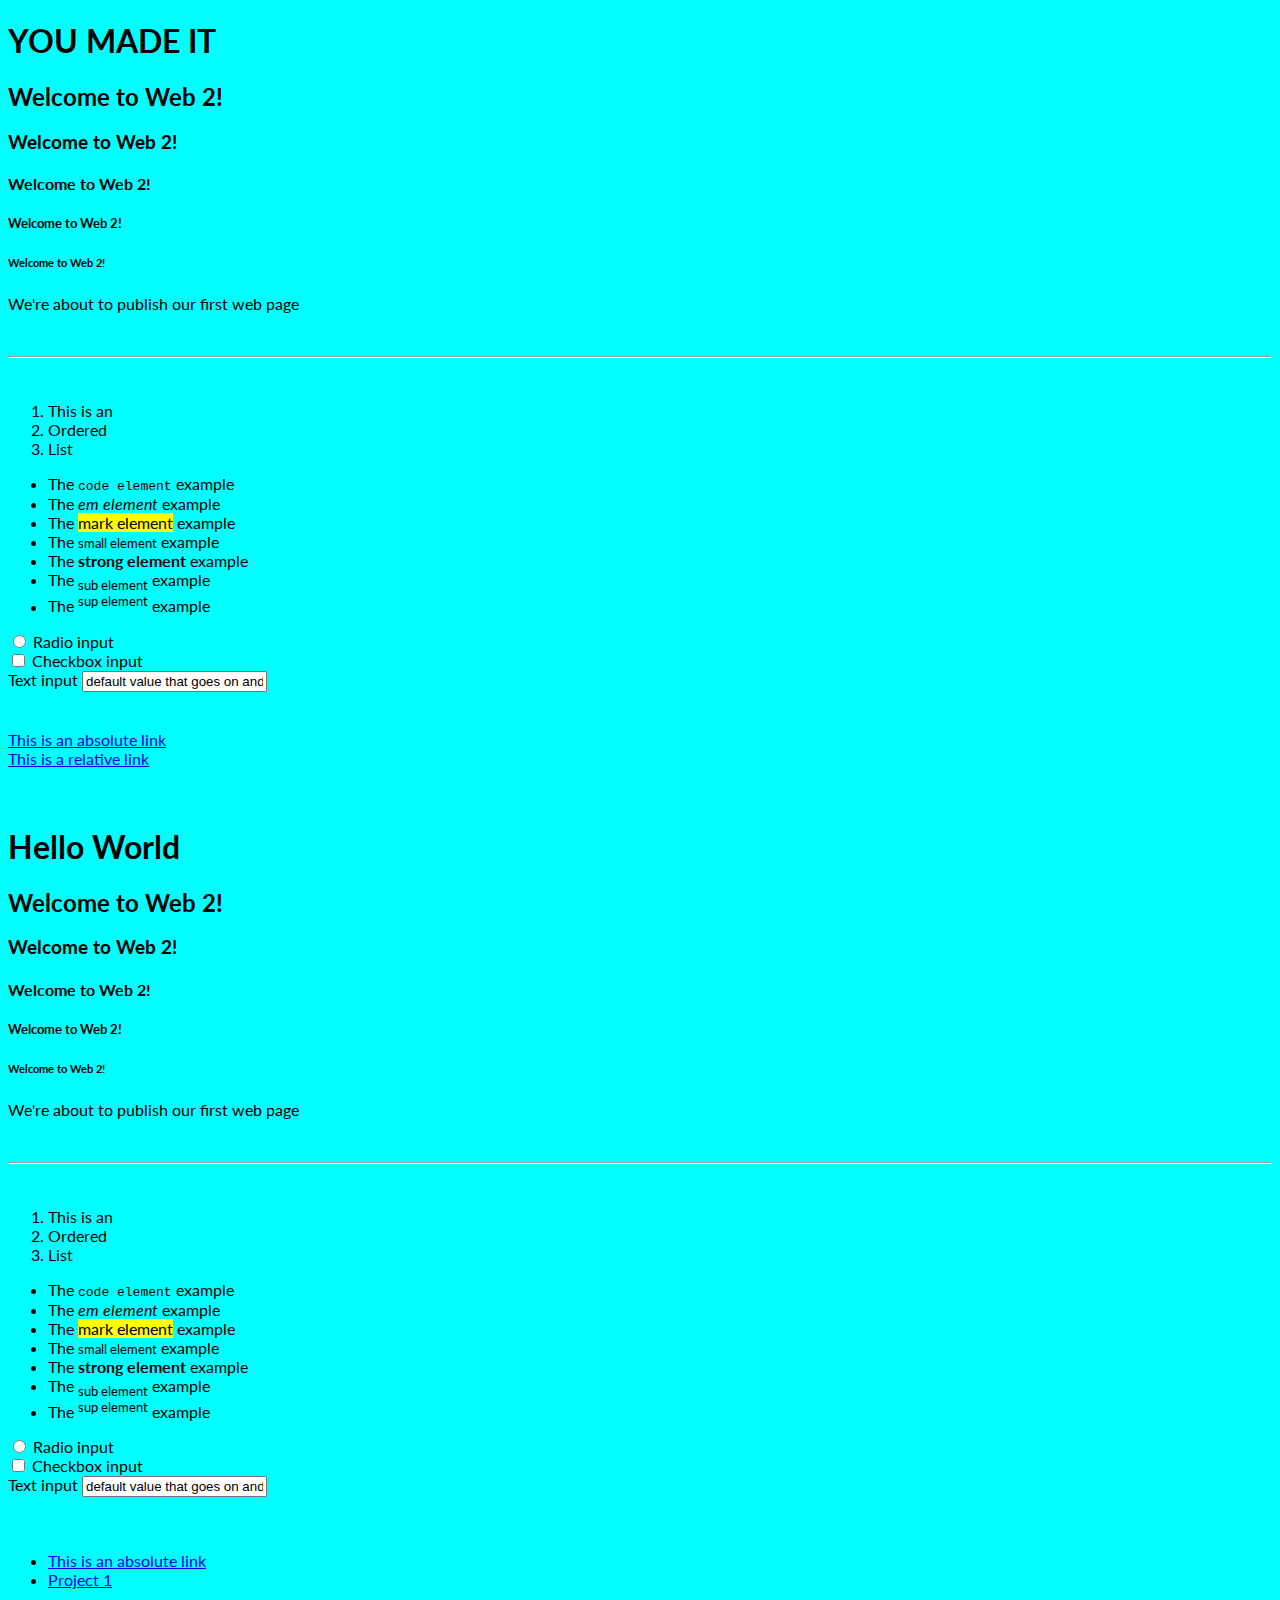
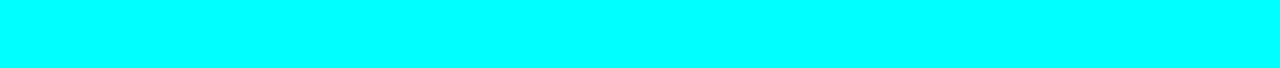
<file: project_1/project1.html>
<!DOCTYPE html>
<html>
    <head>
        <title>Hello World.</title>
        <link rel="stylesheet" href="proj1_style.css" type='text/css'>
        <link href='https://fonts.googleapis.com/css?family=Lato:700italic,700,400,300' rel='stylesheet' type='text/css'>
    </head>    
    <body>
        <h1>YOU MADE IT</h1>
        <h2>Welcome to Web 2!</h2>
        <h3>Welcome to Web 2!</h3>
        <h4>Welcome to Web 2!</h4>
        <h5>Welcome to Web 2!</h5>
        <h6>Welcome to Web 2!</h6>
        <p>We're about to publish our first web page</p>
        <br>
        <hr>
        <br>
<!--This is a comment. Comments are not displayed in the browser-->
        <ol>
          <li>This is an</li>
          <li>Ordered</li>
          <li>List</li>
        </ol>
        <ul>
            <li>The <code>code element</code> example</li>
            <li>The <em>em element</em> example</li>
            <li>The <mark>mark element</mark> example</li>
            <li>The <small>small element</small> example</li>
            <li>The <strong>strong element</strong> example</li>
            <li>The <sub>sub element</sub> example</li>
            <li>The <sup>sup element</sup> example</li>
        </ul>
        <input type="radio" name="rad"> Radio input <br>
        <input type="checkbox"> Checkbox input <br>
        Text input <input type="text" value="default value that goes on and on without stopping or punctuation">
       <br>
       <br>
       <br>
       <a href="http://www.pratt.edu">This is an absolute link</a><br>
       <a href="../index.htm">This is a relative link</a>
       <br>
       <br>
       <br> <h1>Hello World</h1>
        <h2>Welcome to Web 2!</h2>
        <h3>Welcome to Web 2!</h3>
        <h4>Welcome to Web 2!</h4>
        <h5>Welcome to Web 2!</h5>
        <h6>Welcome to Web 2!</h6>
        <p>We're about to publish our first web page</p>
        <br>
        <hr>
        <br>
<!--This is a comment. Comments are not displayed in the browser-->
        <ol>
          <li>This is an</li>
          <li>Ordered</li>
          <li>List</li>
        </ol>
        <ul>
            <li>The <code>code element</code> example</li>
            <li>The <em>em element</em> example</li>
            <li>The <mark>mark element</mark> example</li>
            <li>The <small>small element</small> example</li>
            <li>The <strong>strong element</strong> example</li>
            <li>The <sub>sub element</sub> example</li>
            <li>The <sup>sup element</sup> example</li>
        </ul>
        <input type="radio" name="rad"> Radio input <br>
        <input type="checkbox"> Checkbox input <br>
        Text input <input type="text" value="default value that goes on and on without stopping or punctuation">
       <br>
       <br>
       <br>
       <ul>
       <li><a href="http://www.pratt.edu">This is an absolute link</a></li>
       <li><a href="project_1/project1.html">Project 1</a></li>
       </ul>
       <br>
       <br>
       <br>
    </body>
</html>
</file>
<file: index_style.css>
body {background-color: #d6d5d5}

#name {
    width: 400px;
    height: 142px;
}

#container {
    top:120px;
    font-family:'Lato', Arial, sans-serif;
    position:relative;
    display: flex;
    flex-direction: column;
	align-items: center;
	justify-content: center;
}

ul{
    position: relative;
    top: 0px;
    left: -1px;
    padding: 0px;
    display: flex;
    flex-direction: column;
	align-items: center;
	justify-content: center;
}

#subtitle {
    color: black;
    font-weight: 700;
    letter-spacing: 2px;
}
.nav {
    position:relative;
    text-decoration: none;
    font-weight: 300;
    font-size: 18px;
    color:  #8c8c8c;
    letter-spacing: .5px;
}

.nav:hover {
    border-style: solid;
	border-color: white;
	border-width: 1px;
	padding:10px;
	border-radius: 50px;
	z-index: 10;
    color: white;
}

li {
    margin-bottom: 10px;
    margin-top: 10px;
}

#footer {
    position: fixed;
    bottom: 20px;
    display: flex;
    width: 100%;
    flex-direction: row;
	align-items: center;
	justify-content: space-between;
	font-family:'Lato'
}

#contact {
    
    position:relative;
    right: 15px;
}

.foot {
    color: #8c8c8c;
    font-weight: 300;
    font-size: 9px;
    letter-spacing: 4px;
    padding:20px;
}

.foot:hover {
    color: black;
}
</file>
<file: Catalogue/style.css>
body {
    background-color: #F4476;
    margin: 0;
    padding: 0;

}

.prattler {
    position: absolute;
    width: 10%;
}

.prattler:hover {
    z-index: 40;
}
.reader {
    width: 100%;
    height: 100%;
    margin: 0;
    top: 0;
    left: 0;
    position: fixed;
    display: none;
    z-index: 500;
    flex-direction: row;
    align-content: center;
    
}
.shadowbox {
    background-color: black;
    opacity: 0.7;
    z-index: 400;
    width: 100%;
    height: 100%;
    margin: 0;
    top: 0;
    left: 0;
    display: inherit;
    
}

a {
   text-decoration: none;
   color: black;
}

.nav {
    position: fixed;
    top: 45%;
    font-family:'neuzeit-grotesk', 'Lato', sans-serif;
    display: flex;
    width: 180px;
    padding: 10px;
    margin: 0, auto; 
    flex-direction: column;
	align-items: center;
	justify-content: center;
	border-radius: 5px;
	background-color: #0099B5;
	z-index: 100;
	box-shadow: 3px 3px 3px rgba(5, 5, 5, 0.4);
}
.button {
    position: relative;
    font-family: 'neuzeit-grotesk', 'lato';
    font-weight: 300;
    font-size: 12px;
    width: 120px;
    height: 30px;
    background-color: white;
    border-radius: 5px;
    margin: 10px;
    text-align: center;
}
 h2{
     position: relative;
     top: -12px;
 }
 
 h3{
     position: relative;
     letter-spacing: 1px;
    top: -5px;
     color: white;
 }
.tab {
    font-family:'neuzeit-grotesk', 'Lato', sans-serif;
    font-weight: 400;
    font-size: 12px;
    text-align: center;
    letter-spacing: 1px;
    margin-left: 15px;
    margin-right: 15px;
    margin-top: 0;
    margin-bottom: 30px; 
    flex-grow: 1;
    padding: 5px;
    padding-top: 45px;
    background-color: white;
    width: 100px;
}

.title {
     font-family:'neuzeit-grotesk', 'Lato', sans-serif;
    font-weight: 700;
    font-size: 2.5vw;
    text-align: center;
    letter-spacing: 1px;
    margin: 15px;
    margin-top: 15px;
    flex-grow: 1;
    padding-left: 5px; 
    padding-right: 5px;
    padding-top: 5px;
    border-style: solid;
    border-width: 6px;
    width: 250px;
}

.box {
    background-color: yellow;
}

.header {
    background-color: white;
    height: 100px;
    width: 100%;
    margin: 0;
    box-shadow: 3px 3px 3px rgba(5, 5, 5, 0.4);
    z-index: 200;
    display: flex;
    position: fixed;
}

.tab:hover {
    color: #F4476;
}

#exit {
    position: fixed;
    font-family: 'Lato';
    font-size: 48px;
    color: white;
    left: 30px;
    top: 25px;
    z-index: 502;
}

.info {
    position: fixed;
    font-family: 'Lato';
    color: white;
    padding: 20px;
    z-index: 502;
    width: 20%;
    left: 30px;
    top: 60px;
}

h4 {
   font-weight: 700;
   font-size: 48px;
}

.leftpg {
    width: 35%;
    margin-left: 5%;
    position: fixed;
    z-index: 502;
    left: 20%;
    height: 650px;
    top: 60px;
}

.rightpg {
    width: 35%;
    margin-right: 5%;
    position: fixed;
    z-index: 502;
    left: 60%;
    height: 650px;
    top: 60px;

}

.footer {
    background-color: white;
    margin: 0;
    bottom: -1px;
    position: fixed;
    height: 30px;
    z-index: 200;    
    box-shadow: 3px -3px 3px rgba(5, 5, 5, 0.4);
    font-family: 'Lato';
}


#login {
    left: 100px;
    padding-left: 20px;
    font-weight: 100;
    font-size: 10px;
}

#login:hover {
    font-weight: 300;
}

img {
    margin: 0px;
    left: -20px;
    top: -20px;
}
</file>
<file: classpage/styles.css>
body {background-color: #b5e2e6;
    font-family:'Lato', Arial, sans-serif;
    color: #356386;
}

a {
    text-decoration: none;
    color: inherit;
}

.sidebar {
    background-color: #51b4c1;
    position:fixed;
    padding: 20px;
    text-align: center;
    left: 0px;
    top: 0px;
    height: 100%;
    box-shadow: 5px 0px 50px 1px white ;
    
}

ul {

    font-size: 14px;
    list-style-type: none;
    list-style-position: outside;
    position: relative;
    height: 1px;
    left: -20px;
    margin: 0px;
    color: #51b4c1;
   
}
.sidebar h1 {
    width: 159;
    padding: 20px;
    position: relative;
    left: -20px;
    top: -45px;
    font-size: 60px;
    line-height: 55px;
    text-align: left;

}
.sidebar h2 {
    font-size: 20px;
    position: relative;
    z-index: 2;
}

                                                                                                                                                                                                                                                                                          
small {
    font-weight: 300;
    font-size: 8px;
    position: fixed;
    left: 20px;
    bottom: 10px;
    text-align: left;
}

ul:hover {
    height: 50px;
    color: White;
   z-index: 5;
}

a:hover {
    color: #b5e2e6;
}
.post {
    position: absolute;
    z-index:-1 ;
    left: 350px;
    top: 110px;
    width: 600px;
}

.post-date {
    font-size: 12px;
    font-style: italic;
}

.highlight {
    padding: 5px;
    background-color: #343f5e;
    color: white;
}

.post-title {
    position: fixed;
    left: 315px;
    top: -23px;
    padding: 35px;
    background-color: background: -moz-linear-gradient(top, rgba(181,226,230,1) 0%, rgba(181,226,230,1) 80%, rgba(181,226,230,0) 100%); /* FF3.6-15 */
background: -webkit-linear-gradient(top, rgba(181,226,230,1) 0%,rgba(181,226,230,1) 80%,rgba(181,226,230,0) 100%); /* Chrome10-25,Safari5.1-6 */
background: linear-gradient(to bottom, rgba(181,226,230,1) 0%,rgba(181,226,230,1) 80%,rgba(181,226,230,0) 100%); /* W3C, IE10+, FF16+, Chrome26+, Opera12+, Safari7+ */
filter: progid:DXImageTransform.Microsoft.gradient( startColorstr='#b5e2e6', endColorstr='#00b5e2e6',GradientType=0 ); /* IE6-9 */;
    width: 800px;
}

.na { color: #2eff31;}

.nt {color: #2de0ff;}

.s {color: red;}


.k {color: gold;}

.m {color: orange;}

.n {color: #ce79ff;}
</file>
<file: jquery_exercise/css/style.css>
body, html {
  font-family: Arial, sans-serif;
  height: 100%;
  overflow: hidden;
}

.gradient {
	background-image: -ms-linear-gradient(top, #FFFFFF 0%, #00A3EF 100%);
	background-image: -moz-linear-gradient(top, #FFFFFF 0%, #00A3EF 100%);
	background-image: -o-linear-gradient(top, #FFFFFF 0%, #00A3EF 100%);
	background-image: -webkit-gradient(linear, left top, left bottom, color-stop(0, #FFFFFF), color-stop(1, #00A3EF));
	background-image: -webkit-linear-gradient(top, #FFFFFF 0%, #00A3EF 100%);
	background-image: linear-gradient(to bottom, #FFFFFF 0%, #00A3EF 100%);
}

.wrapper {
  width: 800px;
  margin: 0 auto;
}

#status {
	width: 200px;
	height: 200px;
	font-size: 40px;
	line-height: 200px;
	text-align: center;
	background-color: red;
	color: white;
	position: fixed;
	top: 20px;
	right: 20px;
}

#cat {
	position: fixed;
	bottom: 20px;
	left: 20px;
	display: none;
}

#pirate {
	position: fixed;
	top:40px;
	left: 0;
}

#keys {
	border:4px solid black;
	padding:20px;
	background-color:white;
	width: 400px;
}
</file>
<file: Random/style.css>
body {
    background-color: #ff8875;
    margin: 0;
}

.sky {
	width: 8000px;
	height: 8000px;
	margin: 0 auto;
	top: -100px;
	left: -100px;

}


#mount1 {
    position: fixed;
    bottom: -1px;
    left: -30%;
    width: 0;
	height: 0;
	border-left: 1500px solid transparent;
	border-right: 1050px solid transparent;
	border-bottom: 900px solid rgb(0, 0, 0);
	z-index: 100;
}

#mount1b {
    position: fixed;
    bottom: -1px;
    left: -30%;
    width: 0;
	height: 0;
	border-left: 1500px solid transparent;
	border-right: 1050px solid transparent;
	border-bottom: 900px solid rgb(239, 176, 20);
	z-index: 99;
}

#mount2 {
    position: fixed;
    bottom: -1px;
    left: -50px;
    width: 0;
	height: 0;
	border-left: 1550px solid transparent;
	border-right: 1700px solid transparent;
	border-bottom: 1020px solid rgb(0, 0, 0);
	z-index: 50;
}

#mount2b {
    position: fixed;
    bottom: -1px;
    left: -50px;
    width: 0;
	height: 0;
	border-left: 1550px solid transparent;
	border-right: 1700px solid transparent;
	border-bottom: 1020px solid rgb(239, 156, 6);
	z-index: 49;
}

#mount3 {
    position: fixed;
    bottom: -1px;
    width: 0;
	height: 0;
	border-left: 1400px solid transparent;
	border-right: 1600px solid transparent;
	border-bottom: 760px solid rgb(0, 0, 0);
	z-index: 110;
}

#mount3b {
    position: fixed;
    bottom: -1px;
    width: 0;
	height: 0;
	border-left: 1400px solid transparent;
	border-right: 1600px solid transparent;
	border-bottom: 760px solid rgb(255, 201, 77);
	z-index: 109;
}

#mount4 {
    position: fixed;
    bottom: -1px;
    right: 30%;
    width: 0;
	height: 0;
	border-left: 1500px solid transparent;
	border-right: 1650px solid transparent;
	border-bottom: 880px solid rgb(0, 0, 0);
	z-index: 90;
}

#mount4b {
    position: fixed;
    bottom: -1px;
    right: 30%;
    width: 0;
	height: 0;
	border-left: 1500px solid transparent;
	border-right: 1650px solid transparent;
	border-bottom: 880px solid rgb(239, 156, 6);
	z-index: 89;
}

.tree {
    position: fixed;
    bottom: -1px;
    left: 100px;
    width: 0;
	height: 0;
	border-left: 100px solid transparent;
	border-right: 100px solid transparent;
	border-bottom: 500px solid rgb(0, 0, 0);
	z-index: 200;
}

.treeb {
    position: fixed;
    bottom: -1px;
    left: 100px;
    width: 0;
	height: 0;
	border-left: 100px solid transparent;
	border-right: 100px solid transparent;
	border-bottom: 500px solid rgb(14, 200, 133);
	z-index: 199;
}

.sun {
	position: fixed;
	width: 300px;
	height: 300px;
	left: 25%;
	background: red;
	-moz-border-radius: 150px;
	-webkit-border-radius: 150px;
	border-radius: 150px;
	z-index: 5;
}

.sunb {
	position: fixed;
	width: 300px;
	height: 300px;
	left: 25%;
	background: yellow;
	-moz-border-radius: 150px;
	-webkit-border-radius: 150px;
	border-radius: 150px;
	z-index: 4;
}

.moon {
	position: fixed;
	width: 300px;
	height: 300px;
	right: 25%;
	background: white;
	-moz-border-radius: 150px;
	-webkit-border-radius: 150px;
	border-radius: 150px;
	z-index: 4;
}

.star {
	position: absolute;
	width: 10px;
	height: 10px;
	background: white;
	-moz-border-radius: 5px;
	-webkit-border-radius: 5px;
	border-radius: 5px;

}

.starsky{
	position: fixed;
	top: 0;
	left: 0;
	z-index: 3;
}

.container{
	display: flex;
	position: fixed;
	align-items: center;
	justify-content: center;
	margin: 0;
	width: 100%;
	bottom: 100px;
	left: 0;
	z-index: 500;
}
.directions{
	font-family: 'Lato', sans-serif;
	font-weight: 300;
	font-size: 100px;
	color: white;
	text-align: center;
	margin: 0, auto;
	z-index: 500;
	bottom: 100px;
}
</file>
<file: helloworld/hello_style.css>
body {background-color: #d6d5d5}

#header{
    background: white;
    width: 100%;
    position:fixed;
    top:0px;
    left: -2px;
    margin: auto;
}

#helloradio{
    position: relative;
    width:100%;
        right: 40%;
    left:35%;
    margin: auto;
}

#content{
    position: relative;
    top: 200px;
    left: 10px;
}

table {  
    font-family: 'Lato', Arial, sans-serif;
    text-align: center;
    display: table;
    border-collapse: separate;
    border-spacing: 2px;
    width: 100%;
}

tr {
    display: table-row;
    vertical-align: center;
    width: 100%;
}

td {
    display: table-cell;
    vertical-align: center;
}


#footer {
    position: fixed;
    bottom: 20px;
    display: flex;
    width: 100%;
    flex-direction: row;
	align-items: center;
	justify-content: space-between;
	font-family:'Lato', Arial, sans-serif;
}

#contact {
    
    position:relative;
    right: 15px;
}

.foot {
    color: #8c8c8c;
    font-weight: 300;
    font-size: 9px;
    letter-spacing: 4px;
    padding:20px;
}

#home:hover {
    border-style: solid;
	border-color: white;
	border-width: 1px;
	padding:10px;
	border-radius: 50px;
	z-index: 10;
    color: white;
    font-weight: 400;
}

.foot:hover {
    color: black;
}
</file>
<file: project_1/proj1_style.css>
body {
    background-color: aqua;
    font-family: 'Lato', Arial, sans-serif;
}
</file>
